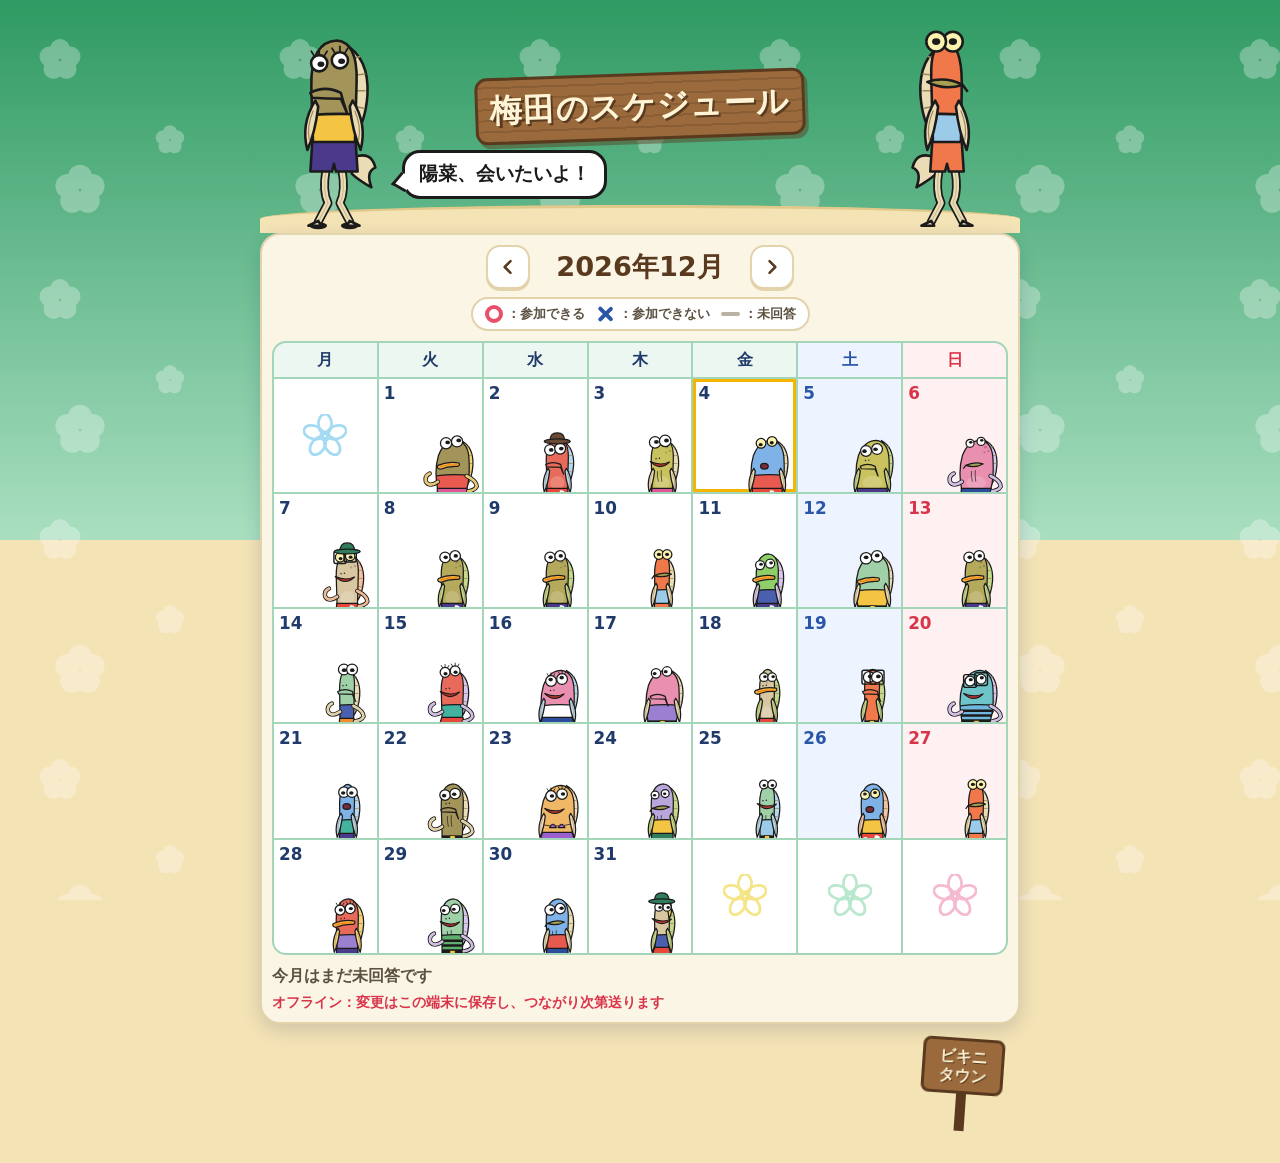
<file: index.html>
<!DOCTYPE html>
<html lang="ja">
<head>
  <meta charset="UTF-8">
  <meta name="viewport" content="width=device-width, initial-scale=1, viewport-fit=cover">
  <meta name="theme-color" content="#2fb9e8">
  <meta name="format-detection" content="telephone=no">
  <meta name="description" content="梅田のスケジュール — 日付をタップして 空欄 → ○（参加できる）→ ×（参加できない）と切り替え。">
  <title>梅田のスケジュール</title>
  <link rel="icon" href="data:image/svg+xml,%3Csvg xmlns='http://www.w3.org/2000/svg' viewBox='0 0 100 100'%3E%3Ctext y='.9em' font-size='90'%3E🐟%3C/text%3E%3C/svg%3E">
  <link rel="stylesheet" href="style.css?v=20261021b">
  <script src="fish.js?v=20261021b" defer></script>
  <script src="holidays.js?v=20261021b" defer></script>
  <script src="app.js?v=20261021b" defer></script>
</head>
<body>
  <div class="bubbles" aria-hidden="true"><span></span><span></span><span></span><span></span><span></span><span></span></div>

  <header class="banner">
    <div class="banner-inner">
      <button type="button" id="fish-left" class="banner-fish banner-fish--left mode-toggle" aria-pressed="false" aria-label="魚"></button>
      <div class="banner-center">
        <h1 class="sign">梅田のスケジュール</h1>
        <p id="speech" class="speech">陽菜、会いたいよ！</p>
      </div>
      <div id="fish-right" class="banner-fish banner-fish--right" aria-hidden="true"></div>
    </div>
  </header>

  <main class="board">
    <div class="toolbar">
      <div class="month-nav">
        <button type="button" class="pill-btn" id="prev-month" aria-label="前の月">
          <svg viewBox="0 0 24 24" width="20" height="20" fill="none" stroke="currentColor" stroke-width="3" stroke-linecap="round" stroke-linejoin="round" aria-hidden="true">
            <path d="M15 5l-7 7 7 7"></path>
          </svg>
        </button>
        <h2 id="month-label" class="month-label" aria-live="polite"></h2>
        <button type="button" class="pill-btn" id="next-month" aria-label="次の月">
          <svg viewBox="0 0 24 24" width="20" height="20" fill="none" stroke="currentColor" stroke-width="3" stroke-linecap="round" stroke-linejoin="round" aria-hidden="true">
            <path d="M9 5l7 7-7 7"></path>
          </svg>
        </button>
      </div>
      <ul class="legend">
        <li><span class="mark mark--free" aria-hidden="true"></span>：参加できる</li>
        <li><span class="mark mark--busy" aria-hidden="true"></span>：参加できない</li>
        <li><span class="mark mark--none" aria-hidden="true"></span>：未回答</li>
      </ul>
    </div>

    <div class="calendar">
      <div class="weekdays" aria-hidden="true">
        <span>月</span><span>火</span><span>水</span><span>木</span><span>金</span><span class="sat">土</span><span class="sun">日</span>
      </div>
      <div id="calendar-grid" class="calendar-grid"></div>
    </div>

    <div class="board-footer">
      <p id="month-summary" class="month-summary" aria-live="polite"></p>
      <button type="button" class="pill-btn pill-btn--text" id="today-btn">今日</button>
    </div>
    <p id="month-holidays" class="month-holidays"></p>
    <p id="sync-status" class="sync-status" role="status"></p>
  </main>

  <p id="toast" class="toast" role="status" aria-live="polite"></p>

  <footer class="site-footer">
    <p class="signpost">ビキニ<br>タウン</p>
  </footer>
</body>
</html>
</file>
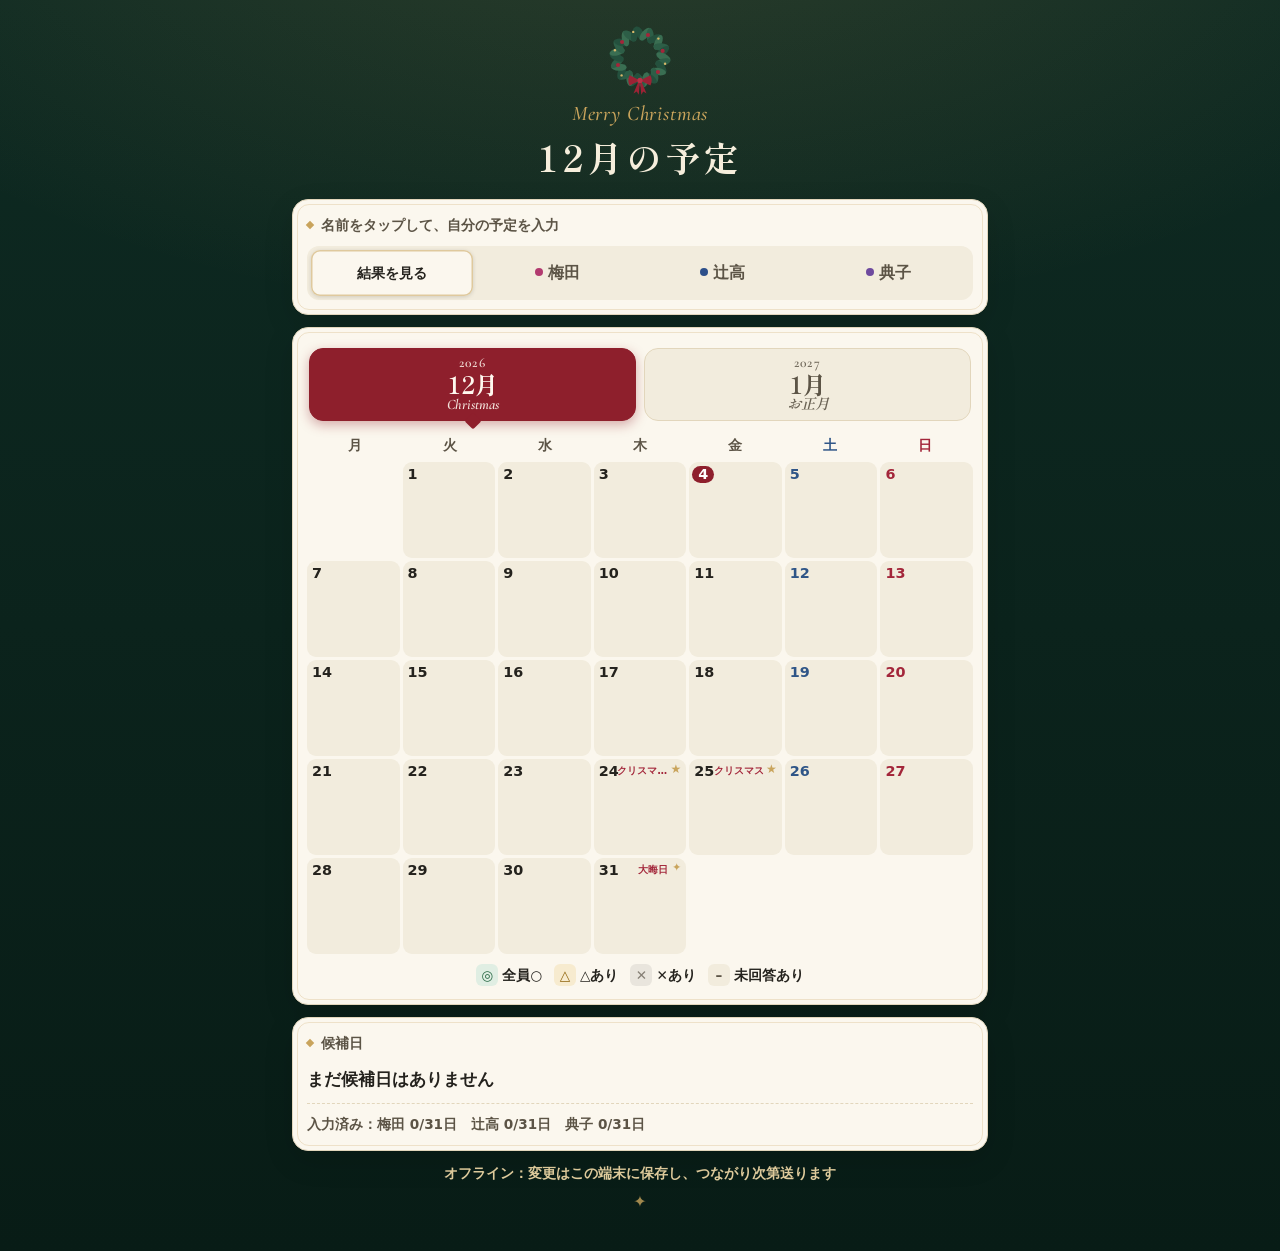
<file: calendar/index.html>
<!DOCTYPE html>
<html lang="ja">
<head>
  <meta charset="UTF-8">
  <meta name="viewport" content="width=device-width, initial-scale=1, viewport-fit=cover">
  <meta name="theme-color" content="#0e2a22">
  <meta name="format-detection" content="telephone=no">
  <meta name="description" content="12月・1月の予定調整 — 日付ごとに ○・△・✕ を入力すると、3人の結果を自動で表示します。">
  <title>12月・1月の予定</title>
  <link rel="icon" href="data:image/svg+xml,%3Csvg xmlns='http://www.w3.org/2000/svg' viewBox='0 0 100 100'%3E%3Ctext y='.9em' font-size='90'%3E✨%3C/text%3E%3C/svg%3E">
  <link rel="preconnect" href="https://fonts.googleapis.com">
  <link rel="preconnect" href="https://fonts.gstatic.com" crossorigin>
  <link rel="stylesheet" href="https://fonts.googleapis.com/css2?family=Cormorant+Garamond:ital,wght@0,600;1,500&family=Shippori+Mincho:wght@600;700&display=swap">
  <link rel="stylesheet" href="calendar.css?v=20261127h">
  <script src="../holidays.js?v=20261127h" defer></script>
  <script src="calendar.js?v=20261127h" defer></script>
</head>
<body data-theme="xmas">
  <div id="snow" class="snow" aria-hidden="true"></div>

  <main class="page">
    <header class="hero">
      <div id="hero-art" class="hero-art" aria-hidden="true"></div>
      <p id="hero-kicker" class="hero-kicker"></p>
      <h1 id="hero-title" class="hero-title"></h1>
    </header>

    <section class="panel who" aria-labelledby="who-label">
      <p id="who-label" class="panel-label"></p>
      <div id="people" class="segmented segmented--people" role="radiogroup" aria-labelledby="who-label"></div>
      <p id="my-progress" class="my-progress edit-only" aria-live="polite"></p>
    </section>

    <section class="panel calendar" aria-label="カレンダー">
      <div class="brushbar edit-only">
        <p class="brushbar-hint">記号を選び、日付をタップ（横になぞると連続）</p>
        <div id="brushes" class="segmented segmented--brush" role="radiogroup" aria-label="入力する記号"></div>
      </div>

      <nav id="months" class="month-tabs" role="tablist" aria-label="月を切り替え"></nav>
      <div class="weekdays" aria-hidden="true">
        <span>月</span><span>火</span><span>水</span><span>木</span><span>金</span><span class="sat">土</span><span class="sun">日</span>
      </div>
      <div id="grid" class="grid"></div>

      <p class="key view-only">
        <span><b class="k k--best">◎</b>全員○</span>
        <span><b class="k k--maybe">△</b>△あり</span>
        <span><b class="k k--no">✕</b>✕あり</span>
        <span><b class="k k--wait">–</b>未回答あり</span>
      </p>

      <div class="bulkbar edit-only">
        <p class="panel-label">まとめて入力（選んだ記号で）</p>
        <div class="bulk">
          <button type="button" class="btn" data-bulk="all">全日</button>
          <button type="button" class="btn" data-bulk="weekday">平日</button>
          <button type="button" class="btn" data-bulk="weekend">土日祝</button>
          <button type="button" class="btn" data-bulk="empty">残りを全部</button>
        </div>
        <button type="button" class="btn btn--quiet" id="undo" disabled>↶ ひとつ戻す</button>
      </div>
    </section>

    <section id="detail" class="panel detail" aria-live="polite" hidden></section>

    <section class="panel">
      <p class="panel-label">候補日</p>
      <p id="best-days" class="best-days"></p>
    </section>

    <p id="sync-status" class="sync-status" role="status"></p>
    <p class="flourish" aria-hidden="true">✦</p>
  </main>

  <p id="toast" class="toast" role="status" aria-live="polite"></p>
</body>
</html>
</file>
<file: style.css>
/* 梅田のスケジュール — Bikini Bottom availability calendar, built for iPhone Safari first */

/* ---- Tokens ---- */
:root {
  color-scheme: light;
  /* per-month theme, overwritten from app.js */
  --sea-top: #2fb9e8;
  --sea-bottom: #a6e6f8;
  --grid-line: #a8d8ee;
  --head-bg: #e8f6fc;
  /* scenery */
  --sand: #f4e3b5;
  --sand-edge: #e2c98a;
  --paper: #fbf5e6;
  --paper-edge: #e3d3ab;
  --wood: #9a6a3c;
  --wood-dark: #5a3a1e;
  --sign-text: #fff4d6;
  --ink: #1b1b1b;
  /* text and marks */
  --navy: #1f3a6b;
  --text-soft: #5c5040;
  --red: #d8344a;
  --blue: #2a56a8;
  --free: #e8506a;
  --today: #f5b400;
  --sat-bg: #eef4ff;
  --sun-bg: #fff0f2;
  --shadow: 0 6px 18px rgba(31, 58, 107, 0.18);
  --flowers: url("data:image/svg+xml,%3Csvg xmlns='http://www.w3.org/2000/svg' width='240' height='240'%3E%3Ccircle cx='60' cy='49' r='10'/%3E%3Ccircle cx='70.5' cy='56.6' r='10'/%3E%3Ccircle cx='66.5' cy='68.9' r='10'/%3E%3Ccircle cx='53.5' cy='68.9' r='10'/%3E%3Ccircle cx='49.5' cy='56.6' r='10'/%3E%3Ccircle cx='170' cy='132.3' r='7'/%3E%3Ccircle cx='177.3' cy='137.6' r='7'/%3E%3Ccircle cx='174.5' cy='146.2' r='7'/%3E%3Ccircle cx='165.5' cy='146.2' r='7'/%3E%3Ccircle cx='162.7' cy='137.6' r='7'/%3E%3Ccircle cx='80' cy='176.8' r='12'/%3E%3Ccircle cx='92.6' cy='185.9' r='12'/%3E%3Ccircle cx='87.8' cy='200.7' r='12'/%3E%3Ccircle cx='72.2' cy='200.7' r='12'/%3E%3Ccircle cx='67.4' cy='185.9' r='12'/%3E%3C/svg%3E") 0 0 / 240px 240px;
  font-family: "Hiragino Maru Gothic ProN", "Hiragino Sans", "Hiragino Kaku Gothic ProN", "Yu Gothic", "Meiryo", "Noto Sans JP", system-ui, sans-serif;
}

/* ---- Base ---- */
*,
*::before,
*::after { box-sizing: border-box; }

html {
  -webkit-text-size-adjust: 100%;
  text-size-adjust: 100%;
}

body {
  min-height: 100vh;
  min-height: 100dvh;
  margin: 0;
  overflow-x: hidden;
  color: var(--navy);
  line-height: 1.4;
  background: var(--sand);
}

button {
  font: inherit;
  touch-action: manipulation; /* no double-tap zoom delay on iOS */
  -webkit-tap-highlight-color: transparent;
  -webkit-user-select: none;
  user-select: none;
  -webkit-touch-callout: none;
}

/* ---- Scenery: fixed sea, sky flowers, bubbles (iOS ignores background-attachment: fixed) ---- */
body::after {
  content: "";
  position: fixed;
  inset: 0;
  z-index: -2;
  background: linear-gradient(var(--sea-top), var(--sea-bottom) 60%, var(--sand) 60%);
}

body::before {
  content: "";
  position: fixed;
  inset: 0;
  z-index: -1;
  background: rgba(255, 255, 255, 0.3);
  -webkit-mask: var(--flowers);
  mask: var(--flowers);
}

.bubbles {
  position: fixed;
  inset: 0;
  z-index: -1;
  pointer-events: none;
  overflow: hidden;
}

.bubbles span {
  position: absolute;
  bottom: -40px;
  width: 14px;
  height: 14px;
  border: 2px solid rgba(255, 255, 255, 0.8);
  border-radius: 50%;
  animation: rise 11s linear infinite;
}

.bubbles span:nth-child(1) { left: 6%; }
.bubbles span:nth-child(2) { left: 18%; width: 22px; height: 22px; animation-delay: 4s; animation-duration: 14s; }
.bubbles span:nth-child(3) { left: 35%; width: 10px; height: 10px; animation-delay: 7s; }
.bubbles span:nth-child(4) { left: 62%; width: 18px; height: 18px; animation-delay: 2s; animation-duration: 13s; }
.bubbles span:nth-child(5) { left: 80%; animation-delay: 6s; }
.bubbles span:nth-child(6) { left: 92%; width: 24px; height: 24px; animation-delay: 9s; animation-duration: 16s; }

/* ---- Banner ---- */
.banner {
  position: relative;
  max-width: 760px;
  margin: 0 auto;
  padding: max(14px, env(safe-area-inset-top)) max(8px, env(safe-area-inset-right)) 0 max(8px, env(safe-area-inset-left));
}

.banner::after {
  content: "";
  position: absolute;
  left: 0;
  right: 0;
  bottom: 0;
  z-index: -1;
  height: 28px;
  background: var(--sand);
  border-top: 3px solid var(--sand-edge);
  border-radius: 50% 50% 0 0 / 14px 14px 0 0;
}

.banner-inner {
  display: flex;
  align-items: flex-end;
  justify-content: space-between;
  gap: 4px;
}

.banner-fish {
  flex: none;
  width: clamp(80px, 23vw, 130px);
  transform-origin: 50% 100%;
}

.banner-fish svg { display: block; width: 100%; height: auto; }
.banner-fish--right { scale: -1 1; } /* mirror without blocking transform animations */

.banner-center {
  flex: 1;
  min-width: 0;
  display: flex;
  flex-direction: column;
  align-items: center;
  gap: 10px;
  padding-bottom: 34px;
}

.sign {
  margin: 0;
  padding: 8px 12px;
  border: 3px solid var(--wood-dark);
  border-radius: 12px;
  background:
    repeating-linear-gradient(0deg, transparent 0 9px, rgba(90, 58, 30, 0.25) 9px 11px),
    var(--wood);
  color: var(--sign-text);
  font-size: clamp(1rem, 4.6vw, 2rem);
  font-weight: 800;
  letter-spacing: 0.02em;
  white-space: nowrap;
  text-align: center;
  text-shadow: 2px 2px 0 var(--wood-dark);
  box-shadow: 3px 4px 0 rgba(90, 58, 30, 0.45);
  transform: rotate(-2deg);
}

/* Speech bubble from the left fish */
.speech {
  position: relative;
  align-self: flex-start;
  margin: 0;
  padding: 8px 14px;
  border: 3px solid var(--ink);
  border-radius: 18px;
  background: #fff;
  color: var(--ink);
  font-size: clamp(0.95rem, 4.2vw, 1.2rem);
  font-weight: 800;
  white-space: nowrap;
}

.speech::before {
  content: "";
  position: absolute;
  left: -10px;
  bottom: 6px;
  width: 16px;
  height: 16px;
  background: #fff;
  border-left: 3px solid var(--ink);
  border-bottom: 3px solid var(--ink);
  transform: rotate(30deg) skewX(-10deg);
}

/* The top-left fish is a hidden view/edit toggle: it must look exactly like the other fish */
.mode-toggle {
  padding: 0;
  border: 0;
  background: none;
  color: inherit;
  cursor: default;
}

/* ---- Board ---- */
.board {
  max-width: 760px;
  margin: 0 max(6px, env(safe-area-inset-right)) 0 max(6px, env(safe-area-inset-left));
  padding: 10px;
  border: 2px solid var(--paper-edge);
  border-radius: 20px;
  background: var(--paper);
  box-shadow: var(--shadow);
}

@media (min-width: 780px) {
  .board { margin: 0 auto; }
}

.toolbar {
  display: flex;
  flex-direction: column;
  align-items: center;
  gap: 8px;
  margin-bottom: 10px;
}

.month-nav {
  display: flex;
  align-items: center;
  gap: 8px;
}

.month-label {
  margin: 0;
  min-width: 7.5em;
  color: var(--wood-dark);
  font-size: clamp(1.3rem, 5.5vw, 1.7rem);
  text-align: center;
}

.pill-btn {
  display: grid;
  place-items: center;
  min-width: 44px;
  min-height: 44px;
  padding: 0;
  border: 2px solid var(--paper-edge);
  border-radius: 14px;
  background: #fff;
  color: var(--wood-dark);
  font-weight: 700;
  cursor: pointer;
  box-shadow: 0 2px 0 var(--paper-edge);
}

.pill-btn:active { transform: translateY(2px); box-shadow: none; }
.pill-btn--text { padding: 0 18px; }
.pill-btn[hidden] { display: none; } /* display: grid would otherwise override [hidden] */

.pill-btn:focus-visible,
.mode-toggle:focus-visible {
  outline: 3px solid var(--today);
  outline-offset: 2px;
  border-radius: 12px;
}

.legend {
  display: flex;
  flex-wrap: wrap;
  justify-content: center;
  gap: 4px 12px;
  margin: 0;
  padding: 6px 12px;
  list-style: none;
  border: 2px solid var(--paper-edge);
  border-radius: 999px;
  background: #fff;
  color: var(--text-soft);
  font-size: 0.8rem;
  font-weight: 700;
}

.legend li { display: flex; align-items: center; gap: 4px; white-space: nowrap; }
.legend .mark { width: 18px; height: 18px; }

/* ---- Calendar grid ---- */
.calendar {
  display: grid;
  gap: 2px;
  overflow: hidden;
  border: 2px solid var(--grid-line);
  border-radius: 14px;
  background: var(--grid-line);
}

.weekdays,
.calendar-grid {
  display: grid;
  grid-template-columns: repeat(7, minmax(0, 1fr));
  gap: 2px;
}

.weekdays span {
  padding: 6px 0;
  background: var(--head-bg);
  font-weight: 800;
  text-align: center;
}

.weekdays .sat { color: var(--blue); background: var(--sat-bg); }
.weekdays .sun { color: var(--red); background: var(--sun-bg); }

.day,
.day-blank {
  position: relative;
  width: 100%; /* keep aspect-ratio from widening blank cells past their column */
  min-width: 0;
  min-height: 68px;
  aspect-ratio: 1 / 1.1;
  background: #fff;
}

.day {
  padding: 0;
  border: 0;
  color: var(--navy);
  cursor: pointer;
}

body:not(.is-editing) .day { cursor: default; }

.day:focus-visible {
  outline: 3px solid var(--navy);
  outline-offset: -3px;
}

.day.is-sat { background: var(--sat-bg); }
.day.is-sun,
.day.is-holiday { background: var(--sun-bg); }
.day.is-today { box-shadow: inset 0 0 0 3px var(--today); }

.day-blank {
  display: grid;
  place-items: center;
}

.day-blank svg { width: 46%; max-width: 44px; opacity: 0.8; }

.day-num {
  position: absolute;
  top: 3px;
  left: 5px;
  font-size: clamp(0.8rem, 3.4vw, 1.05rem);
  font-weight: 800;
}

.day.is-sat .day-num { color: var(--blue); }
.day.is-sun .day-num,
.day.is-holiday .day-num { color: var(--red); }

/* Holiday names only fit in cells on wider screens; phones read the list under the calendar */
.day-holiday {
  display: none;
  position: absolute;
  top: 22px;
  left: 3px;
  right: 2px;
  overflow: hidden;
  color: var(--red);
  font-size: 0.68rem;
  font-weight: 700;
  line-height: 1.1;
  text-align: left;
  white-space: nowrap;
}

@media (min-width: 560px) {
  .day-holiday { display: block; }
}

.day-fish {
  position: absolute;
  right: 1px;
  bottom: 0;
  width: 56%;
  pointer-events: none;
}

.day-fish svg { display: block; width: 100%; height: auto; }

/* ---- ○ / × / — marks (day cells and legend) ---- */
.mark {
  position: relative;
  display: inline-block;
  width: clamp(16px, 4.6vw, 30px);
  height: clamp(16px, 4.6vw, 30px);
  --stroke: clamp(2.5px, 0.8vw, 4px);
}

.day .mark {
  position: absolute;
  top: 50%;
  left: 28%;
  transform: translate(-50%, -50%);
}

.day.is-free .mark,
.mark--free {
  border: var(--stroke) solid var(--free);
  border-radius: 50%;
}

.day.is-busy .mark::before,
.day.is-busy .mark::after,
.mark--busy::before,
.mark--busy::after,
.mark--none::before {
  content: "";
  position: absolute;
  top: 50%;
  left: -4%;
  width: 108%;
  height: var(--stroke);
  border-radius: 2px;
  background: var(--blue);
  transform: translateY(-50%) rotate(45deg);
}

.day.is-busy .mark::after,
.mark--busy::after { transform: translateY(-50%) rotate(-45deg); }

.mark--none::before {
  background: #b9b2a3;
  transform: translateY(-50%);
}

/* ---- Under the calendar ---- */
.board-footer {
  display: flex;
  align-items: center;
  justify-content: space-between;
  gap: 8px;
  margin-top: 10px;
}

.month-summary { margin: 0; color: var(--text-soft); font-weight: 700; }

.month-holidays,
.sync-status {
  margin: 6px 0 0;
  color: var(--red);
  font-size: 0.85rem;
  font-weight: 700;
}

.month-holidays:empty,
.sync-status:empty { display: none; }

/* ---- Toast (confirms view/edit switches) ---- */
.toast {
  position: fixed;
  left: 50%;
  bottom: calc(24px + env(safe-area-inset-bottom));
  z-index: 10;
  margin: 0;
  padding: 10px 18px;
  border-radius: 999px;
  background: rgba(27, 27, 27, 0.85);
  color: #fff;
  font-size: 0.9rem;
  font-weight: 700;
  white-space: nowrap;
  pointer-events: none;
  opacity: 0;
  transform: translate(-50%, 12px);
  transition: opacity 0.2s, transform 0.2s;
}

.toast.is-shown {
  opacity: 1;
  transform: translate(-50%, 0);
}

/* ---- Footer signpost ---- */
.site-footer {
  display: flex;
  justify-content: flex-end;
  max-width: 760px;
  margin: 0 auto;
  padding: 14px max(16px, env(safe-area-inset-right)) calc(28px + env(safe-area-inset-bottom)) 16px;
}

.signpost {
  position: relative;
  margin: 0 0 40px;
  padding: 6px 14px;
  border: 3px solid var(--wood-dark);
  border-radius: 8px;
  background: var(--wood);
  color: var(--sign-text);
  font-weight: 800;
  line-height: 1.2;
  text-align: center;
  text-shadow: 1px 1px 0 var(--wood-dark);
  transform: rotate(4deg);
}

.signpost::after {
  content: "";
  position: absolute;
  left: 50%;
  top: 100%;
  width: 10px;
  height: 40px;
  margin-left: -5px;
  background: var(--wood-dark);
}

/* ---- One-shot animations (restarted from app.js) ---- */
.is-hopping { animation: hop 0.5s ease-out; }
.is-popping { animation: pop 0.4s ease-out; }

@keyframes rise { to { transform: translate(12px, -110vh); } }
@keyframes hop { 40% { transform: translateY(-10px) rotate(-4deg); } }
@keyframes pop { 50% { transform: scale(1.12); } }

/* ---- Small iPhones (SE / mini) ---- */
@media (max-width: 380px) {
  .board { padding: 8px 6px; }
  .legend { gap: 2px 8px; padding: 5px 10px; border-radius: 16px; font-size: 0.72rem; }
  .banner-fish { width: 70px; }
  .speech { padding: 6px 10px; font-size: 0.85rem; }
  .day-num { left: 3px; }
}

@media (prefers-reduced-motion: reduce) {
  .bubbles { display: none; }
  *,
  *::before,
  *::after {
    animation: none !important;
    transition: none !important;
  }
}
</file>
<file: calendar/calendar.css>
/* 12月・1月の予定 — Christmas (December) and お正月 (January) themes, iPhone Safari first.
   Type: Mincho for headings only; bold Gothic for everything you read or tap.
   Colour: result colours (green ◎ / gold △ / grey ✕) mean the same in both months;
   person colours appear only on the name picker and the editor's own ring. */

/* ---- Themes ---- */
:root {
  color-scheme: light;
  --serif: "Shippori Mincho", "Hiragino Mincho ProN", "Yu Mincho", "YuMincho", serif;
  --latin: "Cormorant Garamond", "Shippori Mincho", "Hiragino Mincho ProN", serif;
  --sans: "Hiragino Sans", "Hiragino Kaku Gothic ProN", "Noto Sans JP", "Yu Gothic", system-ui, sans-serif;
  --shadow: 0 10px 30px rgba(0, 0, 0, 0.12), 0 1px 2px rgba(0, 0, 0, 0.06);
  /* result colours — identical in both themes */
  --best: #2b6a46;
  --best-bg: #e0eee3;
  --maybe: #8f640c;
  --maybe-bg: #f7ebcf;
  --no: #857f75;
  --no-bg: #e9e5dd;
  font-family: var(--sans);
}

body[data-theme="xmas"] {
  --bg: #0e2a22;
  --bg-deep: #081c16;
  --bg-glow: rgba(201, 164, 92, 0.16);
  --on-bg: #f6eedc;
  --on-bg-soft: rgba(246, 238, 220, 0.78);
  --gold: #c9a45c;
  --gold-soft: #e3cf9f;
  --card: #fbf7ee;
  --card-2: #f2ecdd;
  --text: #24221d;
  --soft: #5c5446;
  --line: #e2d6bc;
  --accent: #8e1f2c;
  --sat: #2f5587;
  --sun: #a3263a;
  --tab-bg: rgba(255, 255, 255, 0.07);
  --tab-text: var(--on-bg-soft);
  --tab-on-bg: var(--card);
  --tab-on-text: var(--bg);
}

body[data-theme="newyear"] {
  --bg: #f6f0e4;
  --bg-deep: #efe5d2;
  --bg-glow: rgba(192, 57, 43, 0.08);
  --on-bg: #3b1d16;
  --on-bg-soft: rgba(59, 29, 22, 0.75);
  --gold: #b08a40;
  --gold-soft: #d9bf86;
  --card: #fffdf8;
  --card-2: #f6efe2;
  --text: #2a1f1a;
  --soft: #5e5044;
  --line: #e8dac0;
  --accent: #b3261e;
  --sat: #2f5587;
  --sun: #b3261e;
  --tab-bg: rgba(176, 138, 64, 0.1);
  --tab-text: var(--on-bg-soft);
  --tab-on-bg: var(--accent);
  --tab-on-text: #fff8ef;
}

*, *::before, *::after { box-sizing: border-box; }

html { -webkit-text-size-adjust: 100%; text-size-adjust: 100%; }
html:has(body[data-theme="xmas"]) { background: #081c16; }

body {
  min-height: 100vh;
  min-height: 100dvh;
  margin: 0;
  color: var(--text);
  background: var(--bg);
  font-size: 16px;
  line-height: 1.55;
  -webkit-font-smoothing: antialiased;
}

/* evergreen velvet with a warm glow at the top */
body[data-theme="xmas"] {
  background:
    radial-gradient(120% 60% at 50% -10%, var(--bg-glow), transparent 60%),
    linear-gradient(180deg, var(--bg) 0%, var(--bg-deep) 100%);
  background-color: var(--bg-deep);
}

/* washi ivory with faint gold 青海波 */
body[data-theme="newyear"] {
  background:
    radial-gradient(90% 50% at 50% -5%, var(--bg-glow), transparent 65%),
    url("data:image/svg+xml,%3Csvg xmlns='http://www.w3.org/2000/svg' width='48' height='24'%3E%3Cg fill='%23f6f0e4' stroke='%23b8924a' stroke-opacity='.16' stroke-width='1'%3E%3Cg id='w'%3E%3Ccircle r='24'/%3E%3Ccircle r='18'/%3E%3Ccircle r='12'/%3E%3Ccircle r='6'/%3E%3C/g%3E%3Cuse href='%23w' x='48'/%3E%3Cuse href='%23w' x='24' y='12'/%3E%3Cuse href='%23w' y='24'/%3E%3Cuse href='%23w' x='48' y='24'/%3E%3C/g%3E%3C/svg%3E") 0 0 / 48px 24px,
    var(--bg);
}

button {
  font: inherit;
  color: inherit;
  touch-action: manipulation;
  -webkit-tap-highlight-color: transparent;
  -webkit-user-select: none;
  user-select: none;
  cursor: pointer;
}

[hidden] { display: none !important; }

/* edit-only parts appear once a name is picked; view-only parts disappear */
.edit-only { display: none; }
.is-editing .edit-only { display: block; }
.is-editing .view-only { display: none; }

.page {
  position: relative;
  z-index: 1;
  max-width: 720px;
  margin: 0 auto;
  padding: calc(14px + env(safe-area-inset-top)) max(12px, env(safe-area-inset-right)) calc(36px + env(safe-area-inset-bottom)) max(12px, env(safe-area-inset-left));
}

/* ---- Snow (December only) ---- */
.snow {
  position: fixed;
  inset: 0;
  z-index: 0;
  overflow: hidden;
  pointer-events: none;
}

.snow span {
  position: absolute;
  top: -10px;
  border-radius: 50%;
  background: #fff;
  animation-name: fall, sway;
  animation-timing-function: linear, ease-in-out;
  animation-iteration-count: infinite;
  animation-direction: normal, alternate;
}

@keyframes fall { to { transform: translateY(105vh); } }
@keyframes sway { from { translate: -12px 0; } to { translate: 12px 0; } }

@media (prefers-reduced-motion: reduce) {
  .snow span { animation: none; top: auto; bottom: 0; opacity: 0.15 !important; }
}

/* ---- Hero (Mincho) ---- */
.hero {
  padding: 4px 0 14px;
  color: var(--on-bg);
  text-align: center;
}

.hero-art {
  width: 78px;
  height: 78px;
  margin: 0 auto 2px;
  animation: rise 0.8s ease-out both;
}

[data-theme="newyear"] .hero-art { width: 132px; }
.hero-art svg { display: block; width: 100%; height: 100%; }

.hero-kicker {
  margin: 0;
  color: var(--gold);
  font-family: var(--latin);
  font-size: 1.3rem;
  font-style: italic;
  font-weight: 500;
  letter-spacing: 0.04em;
  animation: rise 0.8s 0.1s ease-out both;
}

[data-theme="newyear"] .hero-kicker {
  font-family: var(--serif);
  font-style: normal;
  font-weight: 700;
  font-size: 1.05rem;
  letter-spacing: 0.4em;
  padding-left: 0.4em; /* balance the letter-spacing */
}

.hero-title {
  margin: 0;
  font-family: var(--serif);
  font-size: 1.75rem;
  font-weight: 700;
  letter-spacing: 0.1em;
  animation: rise 0.8s 0.18s ease-out both;
}

@keyframes rise {
  from { opacity: 0; transform: translateY(8px); }
  to { opacity: 1; transform: none; }
}

/* ---- Panels ---- */
.panel {
  position: relative;
  margin-bottom: 12px;
  padding: 14px;
  border: 1px solid var(--line);
  border-radius: 16px;
  background: var(--card);
  box-shadow: var(--shadow);
}

/* a fine inner gold rule, like a printed card */
.panel::before {
  content: "";
  position: absolute;
  inset: 4px;
  border: 1px solid color-mix(in srgb, var(--gold) 26%, transparent);
  border-radius: 12px;
  pointer-events: none;
}

.panel-label {
  display: flex;
  align-items: center;
  gap: 8px;
  margin: 0 0 10px;
  color: var(--soft);
  font-size: 0.9rem;
  font-weight: 600;
}

.panel-label::before {
  content: "";
  width: 6px;
  height: 6px;
  background: var(--gold);
  transform: rotate(45deg);
  flex: none;
}

/* ---- Segmented pickers ---- */
.segmented {
  display: flex;
  gap: 4px;
  padding: 4px;
  border-radius: 12px;
  background: var(--card-2);
}

.segmented button {
  flex: 1;
  min-height: 46px;
  padding: 6px 2px;
  border: 0;
  border-radius: 9px;
  background: transparent;
  color: var(--soft);
  font-size: 1rem;
  font-weight: 700;
  transition: background-color 0.2s, color 0.2s;
}

.segmented button[aria-checked="true"] {
  background: var(--card);
  color: var(--text);
  box-shadow: 0 1px 4px rgba(0, 0, 0, 0.14), inset 0 0 0 1.5px color-mix(in srgb, var(--gold) 55%, transparent);
}

/* name picker: colour dot + underline in the person's colour */
.segmented--people button[data-person=""] { font-size: 0.85rem; font-weight: 600; }
.segmented--people button[style]::before {
  content: "";
  display: inline-block;
  width: 8px;
  height: 8px;
  margin-right: 5px;
  border-radius: 50%;
  background: var(--pc);
  vertical-align: 0.1em;
}
.segmented--people button[style][aria-checked="true"] {
  color: var(--pc);
  box-shadow: 0 1px 4px rgba(0, 0, 0, 0.14), inset 0 -3px 0 var(--pc);
}

/* brush picker */
.segmented--brush button { min-height: 50px; font-size: 1.5rem; line-height: 1; }
.segmented--brush .brush--clear { font-size: 1rem; }
.segmented--brush .brush--o[aria-checked="true"] { color: var(--best); background: var(--best-bg); }
.segmented--brush .brush--a[aria-checked="true"] { color: var(--maybe); background: var(--maybe-bg); }
.segmented--brush .brush--x[aria-checked="true"] { color: var(--no); background: var(--no-bg); }

/* ---- Buttons ---- */
.btn {
  min-height: 44px;
  padding: 6px 10px;
  border: 1px solid var(--line);
  border-radius: 12px;
  background: var(--card);
  color: var(--text);
  font-size: 0.95rem;
  font-weight: 700;
}

.btn:active { background: var(--card-2); }
.btn:disabled { opacity: 0.4; cursor: default; }
.btn--quiet { border-color: transparent; background: transparent; color: var(--accent); }

/* ---- Progress (edit mode) ---- */
.my-progress {
  margin: 12px 0 0;
  padding: 10px 12px;
  border-radius: 12px;
  background: color-mix(in srgb, var(--me) 8%, var(--card));
  font-size: 0.95rem;
  font-weight: 600;
}
.my-progress b:first-child { color: var(--me); }
.my-progress .left { color: var(--me); font-size: 1.3rem; font-weight: 800; }
.my-progress .count { color: var(--soft); font-size: 0.85rem; font-weight: 500; }
.my-progress.is-done { color: var(--best); font-weight: 800; }
.my-progress .bar { display: block; height: 5px; margin-top: 6px; border-radius: 5px; background: var(--line); overflow: hidden; }
.my-progress .bar span { display: block; height: 100%; background: var(--me); transition: width 0.3s; }

/* ---- Calendar ---- */
.calendar { padding: 12px 8px; }

/* brush bar sticks to the top of the screen while the calendar scrolls by */
.brushbar {
  position: sticky;
  top: 0;
  z-index: 3;
  margin: -12px -8px 10px;
  padding: 10px;
  border-bottom: 1px solid var(--line);
  border-radius: 16px 16px 0 0;
  background: color-mix(in srgb, var(--card) 94%, transparent);
  -webkit-backdrop-filter: blur(8px);
  backdrop-filter: blur(8px);
}

.brushbar-hint {
  margin: 0 2px 8px;
  color: var(--soft);
  font-size: 0.85rem;
  font-weight: 600;
  text-align: center;
}

/* month switcher: both months always visible at the top of the calendar; the current one is filled */
.month-tabs {
  display: grid;
  grid-template-columns: 1fr 1fr;
  gap: 8px;
  margin: 4px 2px 10px;
}

.month-tabs button {
  position: relative;
  display: flex;
  flex-direction: column;
  align-items: center;
  justify-content: center;
  min-height: 64px;
  padding: 6px 4px;
  border: 1.5px solid var(--line);
  border-radius: 14px;
  background: var(--card-2);
  color: var(--soft);
  font-family: var(--serif);
  line-height: 1.15;
  transition: background-color 0.25s, color 0.25s, border-color 0.25s;
}

.month-tabs button:active { transform: scale(0.98); }

.month-tabs button[aria-selected="true"] {
  border-color: var(--accent);
  background: var(--accent);
  color: #fff8ef;
  box-shadow: 0 4px 12px color-mix(in srgb, var(--accent) 35%, transparent);
}

/* a small pointer under the current month, aiming at the grid */
.month-tabs button[aria-selected="true"]::after {
  content: "";
  position: absolute;
  bottom: -7px;
  left: 50%;
  width: 12px;
  height: 12px;
  background: var(--accent);
  transform: translateX(-50%) rotate(45deg);
  border-radius: 2px;
}

.tab-year { font-family: var(--latin); font-size: 0.85rem; font-weight: 600; letter-spacing: 0.08em; opacity: 0.85; }
.tab-main { font-size: 1.45rem; font-weight: 700; }
.tab-sub { font-family: var(--latin); font-size: 0.9rem; font-style: italic; font-weight: 600; opacity: 0.9; }

.weekdays,
.grid {
  display: grid;
  grid-template-columns: repeat(7, 1fr);
}

.weekdays span {
  padding: 4px 0 6px;
  color: var(--soft);
  font-size: 0.85rem;
  font-weight: 700;
  text-align: center;
}

.weekdays .sat { color: var(--sat); }
.weekdays .sun { color: var(--sun); }

.grid {
  gap: 3px;
  touch-action: pan-y;
}

.day,
.day-blank {
  position: relative;
  min-height: 82px;
  border: 0;
  border-radius: 9px;
}

.day-blank { background: transparent; }

.day {
  display: flex;
  flex-direction: column;
  align-items: center;
  padding: 4px 1px;
  overflow: hidden;
  background: var(--card-2);
  color: var(--text);
  transition: background-color 0.2s, transform 0.12s;
}

.day-num {
  align-self: flex-start;
  padding-left: 4px;
  font-size: 0.9rem;
  font-weight: 700;
  line-height: 1.2;
  font-variant-numeric: lining-nums tabular-nums;
}

.is-sat .day-num { color: var(--sat); }
.is-sun .day-num { color: var(--sun); }

.is-today .day-num {
  padding: 0 6px;
  margin-left: 2px;
  border-radius: 999px;
  background: var(--accent);
  color: #fff;
}

.day-holiday {
  position: absolute;
  top: 5px;
  right: 4px;
  max-width: 55%;
  overflow: hidden;
  color: var(--sun);
  font-size: 0.6rem;
  font-weight: 600;
  white-space: nowrap;
  text-overflow: ellipsis;
}

.day-sum {
  flex: 1;
  display: flex;
  align-items: center;
  font-size: 1.6rem;
  font-weight: 700;
  line-height: 1;
}

/* who answered what: a tiny 3-column table, initial over mark, in plain dark text */
.day-people {
  display: grid;
  grid-template-columns: repeat(3, 1fr);
  width: 100%;
  text-align: center;
  line-height: 1.1;
}

.day-person { display: flex; flex-direction: column; align-items: center; }
.day-person i { color: var(--soft); font-size: 0.58rem; font-style: normal; font-weight: 600; }
.day-person b { color: var(--text); font-size: 0.8rem; font-weight: 800; }
.day-person[data-mark="none"] b { color: var(--soft); font-weight: 500; opacity: 0.6; }

/* view mode: the cell is tinted by the combined result */
.is-sum-best { background: var(--best-bg); box-shadow: inset 0 0 0 1.5px color-mix(in srgb, var(--best) 35%, transparent); }
.is-sum-best .day-sum { color: var(--best); }
.is-sum-maybe { background: var(--maybe-bg); }
.is-sum-maybe .day-sum { color: var(--maybe); }
.is-sum-no { background: var(--no-bg); }
.is-sum-no .day-sum { color: var(--no); }
.is-sum-wait .day-sum { color: var(--soft); font-weight: 500; opacity: 0.6; }

.day.is-selected { outline: 2.5px solid var(--accent); outline-offset: -2.5px; }

/* ornaments on special days */
.is-special::after {
  position: absolute;
  top: 4px;
  right: 5px;
  line-height: 1;
}
.is-special-star::after { content: "★"; color: var(--gold); font-size: 0.75rem; }
.is-special-bell::after { content: "✦"; color: var(--gold); font-size: 0.7rem; }
.is-special-sun::after {
  content: "";
  width: 9px;
  height: 9px;
  border-radius: 50%;
  background: var(--accent);
  box-shadow: 0 0 0 2px var(--card-2), 0 0 0 3px var(--gold-soft);
  top: 6px;
  right: 6px;
}
.is-special-plum::after { content: "✿"; color: #d98f97; font-size: 0.75rem; }
.is-special .day-holiday { right: 18px; }

/* ---- Edit mode: my own answer is the big mark ---- */
.is-editing .day-holiday { display: none; }
.is-editing .day.mine-empty { background: var(--card); box-shadow: inset 0 0 0 1px var(--line); }
.is-editing .mine-empty .day-sum { color: var(--soft); font-weight: 500; opacity: 0.55; }
.is-editing .day.mine-o,
.is-editing .day.mine-a,
.is-editing .day.mine-x { box-shadow: inset 0 0 0 2.5px var(--me); }
.is-editing .day.mine-o { background: var(--best-bg); }
.is-editing .day.mine-a { background: var(--maybe-bg); }
.is-editing .day.mine-x { background: var(--no-bg); }
.is-editing .mine-o .day-sum { color: var(--best); }
.is-editing .mine-a .day-sum { color: var(--maybe); }
.is-editing .mine-x .day-sum { color: var(--no); }
.is-editing .day:active { transform: scale(0.96); }

/* fade the other two people so mine stands out */
body[data-person="u"] .day-person:not([data-person="u"]),
body[data-person="t"] .day-person:not([data-person="t"]),
body[data-person="n"] .day-person:not([data-person="n"]) { opacity: 0.4; }

/* ---- One-line key under the calendar (view mode) ---- */
.key {
  display: flex;
  flex-wrap: wrap;
  justify-content: center;
  gap: 4px 12px;
  margin: 10px 0 2px;
  color: var(--text);
  font-size: 0.85rem;
  font-weight: 600;
}
.key span { display: inline-flex; align-items: center; gap: 4px; }
.is-editing .key { display: none; }

.k {
  display: inline-flex;
  align-items: center;
  justify-content: center;
  width: 22px;
  height: 22px;
  border-radius: 6px;
  font-size: 0.85rem;
  font-weight: 800;
}
.k--best { background: var(--best-bg); color: var(--best); }
.k--maybe { background: var(--maybe-bg); color: var(--maybe); }
.k--no { background: var(--no-bg); color: var(--no); }
.k--wait { background: var(--card-2); color: var(--soft); }

/* ---- Bulk bar (edit mode) ---- */
.bulkbar { margin: 14px 6px 2px; }
.bulk { display: grid; grid-template-columns: repeat(4, 1fr); gap: 6px; }
.bulk .btn { padding: 6px 2px; }
#undo { display: block; margin: 8px auto 0; }

/* ---- Detail / summary ---- */
.detail-head {
  display: flex;
  align-items: center;
  gap: 10px;
  margin: 0 0 10px;
  font-weight: 700;
}

.detail-list {
  display: grid;
  grid-template-columns: repeat(3, 1fr);
  gap: 6px;
  margin: 0;
  padding: 0;
  list-style: none;
}

.detail-list li {
  display: flex;
  flex-direction: column;
  align-items: center;
  padding: 8px 4px;
  border-radius: 10px;
  background: var(--card-2);
  font-size: 0.95rem;
  font-weight: 700;
}

.mark { font-size: 1.35rem; font-weight: 800; }
.mark--o { color: var(--best); }
.mark--a { color: var(--maybe); }
.mark--x { color: var(--no); }
.mark--none { color: var(--soft); font-size: 0.9rem; font-weight: 500; line-height: 2rem; }

.sum {
  display: inline-flex;
  align-items: center;
  justify-content: center;
  width: 30px;
  height: 30px;
  border-radius: 8px;
  font-weight: 800;
  flex: none;
}
.sum--best { background: var(--best-bg); color: var(--best); }
.sum--maybe { background: var(--maybe-bg); color: var(--maybe); }
.sum--no { background: var(--no-bg); color: var(--no); }
.sum--wait { background: var(--card-2); color: var(--soft); }

.best-days { margin: 0; font-size: 1.05rem; font-weight: 700; line-height: 1.8; }

.progress {
  display: block;
  margin-top: 8px;
  padding-top: 8px;
  border-top: 1px dashed var(--line);
  color: var(--soft);
  font-size: 0.85rem;
  font-weight: 600;
}

.sync-status {
  min-height: 1em;
  margin: 8px 0 0;
  color: var(--accent);
  font-size: 0.85rem;
  font-weight: 600;
  text-align: center;
}

[data-theme="xmas"] .sync-status { color: var(--gold-soft); }

.flourish {
  margin: 6px 0 0;
  color: var(--gold);
  text-align: center;
  opacity: 0.8;
}

.toast {
  position: fixed;
  left: 50%;
  bottom: calc(24px + env(safe-area-inset-bottom));
  z-index: 10;
  width: max-content;
  max-width: calc(100vw - 32px);
  margin: 0;
  padding: 11px 20px;
  border: 1px solid color-mix(in srgb, var(--gold) 60%, transparent);
  border-radius: 999px;
  background: rgba(20, 20, 18, 0.9);
  color: #fbf3e2;
  font-size: 0.92rem;
  font-weight: 700;
  text-align: center;
  opacity: 0;
  pointer-events: none;
  transform: translate(-50%, 12px);
  transition: opacity 0.2s, transform 0.2s;
}

.toast.is-shown { opacity: 1; transform: translate(-50%, 0); }

@media (max-width: 559px) {
  .day-holiday { display: none; }
}

@media (min-width: 560px) {
  .hero-title { font-size: 2.2rem; }
  .day, .day-blank { min-height: 96px; }
  .day-sum { font-size: 2rem; }
  .day-person b { font-size: 0.95rem; }
  .day-person i { font-size: 0.7rem; }
  .calendar { padding: 16px 14px; }
  .brushbar { margin: -16px -14px 12px; }
}

.nowrap { white-space: nowrap; }
.day-people[hidden] { display: grid !important; visibility: hidden; } /* keep cell height steady */
.toast { white-space: nowrap; }
</file>
